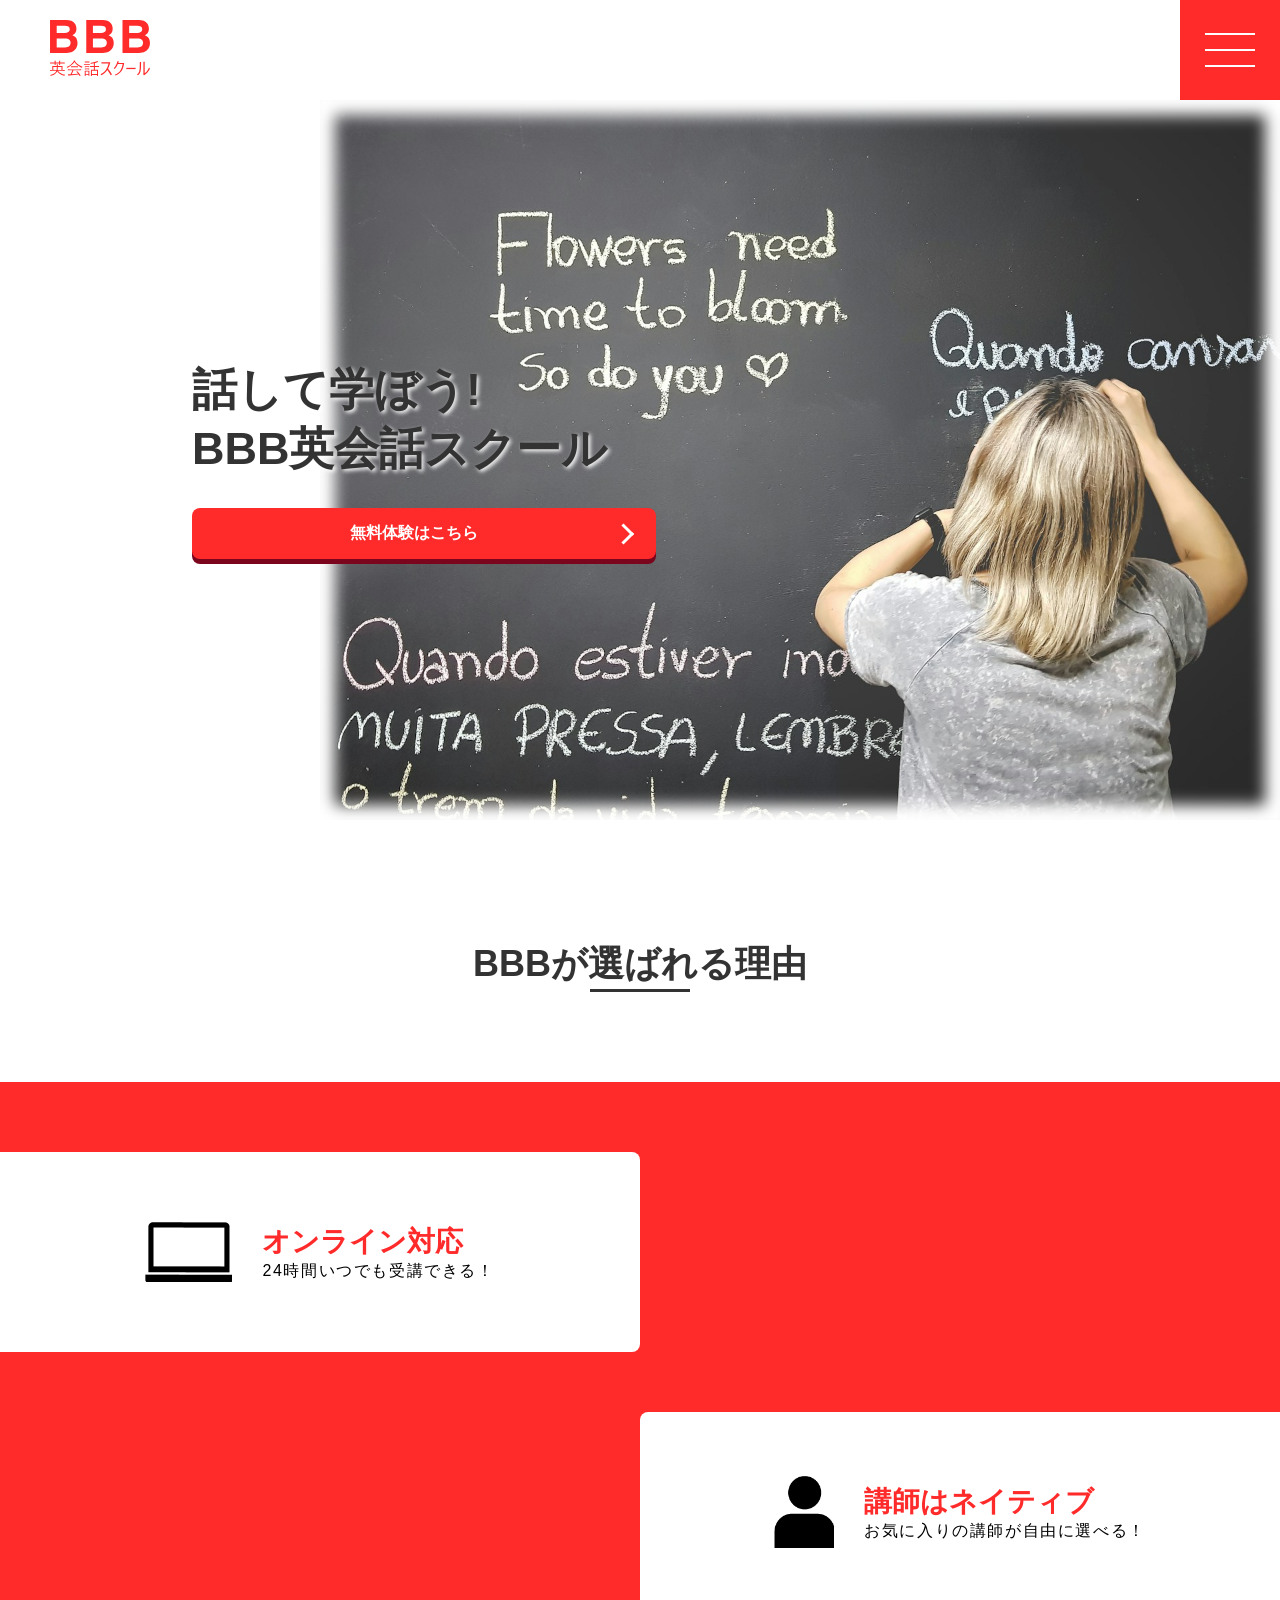
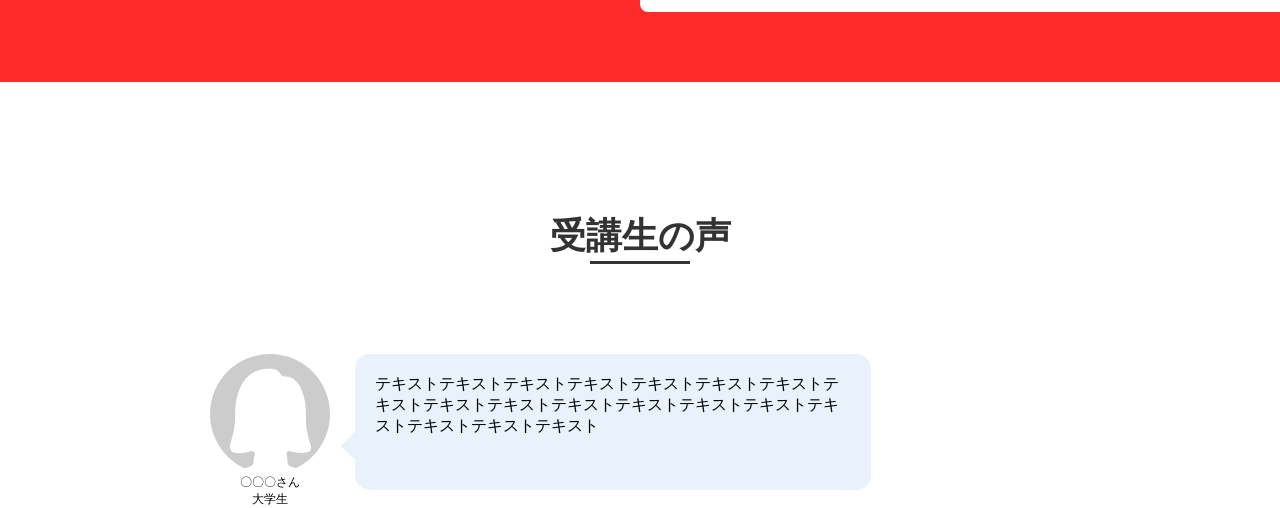
<file: lp-vanilla/index.html>
<!DOCTYPE html>
<html lang="ja">
<head>
	<meta charset="UTF-8">
	<meta name="viewport" content="width=device-width, initial-scale=1.0">
	<title>lp</title>
	<link rel="icon" href="img/favicon.ico">
	<link rel="stylesheet" href="css/style.css">
	<script src="js/main.js" defer></script>
</head>
<body>
	<header>
		<a href="#" class="header-logo"><img src="img/logo-r.svg" alt="header-logo"></a>
		<button type="button" class="hamburger" id="js-hamburger">
			<span></span>
			<span></span>
			<span></span>
		</button>
	</header>
	
	<nav class="nav-menu" id="js-nav">

		<div class="nav-header">
			<div class="nav-logo">
				<a href="#">
					<img src="img/logo-w.svg" alt="BBB">
				</a>
			</div>
		</div>
		<div class="nav-links">
			<ul>
				<li><a href="#" class="nav-link">BBBが選ばれる理由</a></li>
				<li><a href="#" class="nav-link">受講生の声</a></li>
				<li><a href="#" class="nav-link">スクールの概要</a></li>
				<li><a href="#" class="nav-link">無料体験に申し込む</a></li>
			</ul>
		</div>
	</nav>
	<div class="main-visual">
		<div class="main-visual-content">
			<p>話して学ぼう!<br>BBB英会話スクール</p>
			<a href="#">無料体験はこちら</a>
		</div>
		<div class="main-visual-img">
			<img class="js-fade" src="img/mainvisual1.jpg" alt="mainvisual">
			<img class="js-fade" src="img/mainvisual2.jpg" alt="mainvisual">
			<img class="js-fade" src="img/mainvisual3.jpg" alt="mainvisual">
		</div>
	</div>
	<section id="reason" class="reason">
		<h2 class="section-title">BBBが選ばれる理由</h2>
		<div class="reason-content">
			<div class="reason1 js-slide-in">
				<div class="reason-img">
					<img src="img/icon-pc.png" alt="icon-pc">
				</div>
				<div class="reason-description">
					<h1>オンライン対応</h1>
					<p>24時間いつでも受講できる！</p>
				</div>
			</div>
			<div class="reason2 js-slide-in">
				<div class="reason-img">
					<img src="img/icon-teacher.png" alt="icon-teacher">
				</div>
				<div class="reason-description">
					<h1>講師はネイティブ</h1>
					<p>お気に入りの講師が自由に選べる！</p>
				</div>
			</div>
		</div>
	</section>
	<section id="voices" class="voices container">
		<h2 class="section-title">受講生の声</h2>
		<div class="student">
			<div class="student-img">
				<img src="img/icon-student1.png" alt="student1">
				<p class="name">〇〇〇さん<br>大学生</p>
			</div>
			<div class="student-voice">
				<p>
					テキストテキストテキストテキストテキストテキストテキストテキストテキストテキストテキストテキストテキストテキストテキストテキストテキストテキスト
				</p>
			</div>
		</div>
	</section>
</body>
</html>
</file>
<file: lp-vanilla/css/style.css>
* {
  margin: 0;
  padding: 0;
  box-sizing: border-box;
  h1,h2,h3,h4,h5,h6 {
    font-size: inherit;
    font-weight: inherit;
  }
}

body {
  font-family: "Yu Gothic Medium", "Yu Gothic", "游ゴシック Medium", "游ゴシック体", "YuGothic", sans-serif;
  font-weight: 500;
  overflow-x: hidden;
  

  a {
    text-decoration: none;
  }
  
  .section-title {
    text-align: center;
    color: #333;
    font-weight: bold;
    font-size: 2.25rem;
    position: relative;
    margin-bottom: 5.625rem;
    &::after {
      content: '';
      display: block;
      width: 100px;
      height: 3px;
      background-color: #333;
      margin: 0 auto;
    }
  }
}

.container {
  width: 860px;
  margin: 0 auto;
}

header {
  width: 100%;
  height: 100px; /* ★レイアウトの高さは px でカンプ通りに固定 */
  display: flex;
  justify-content: space-between;
  align-items: center;

  .header-logo {
    width: 100px;
    height: auto;
    margin-left: 50px;

    img {
      width: 100%;
      height: 100%;
      object-fit: contain; /* 画像の変形を防ぐ */
    }
  }

  .hamburger {
    position: fixed;
    right: 0;
    z-index: 2000;
    border: none;
    padding: 0;
    width: 100px;
    height: 100px;
    background-color: #FF2A2A;
    display: flex;
    flex-direction: column;
    justify-content: center;
    align-items: center;
    gap: 14px;
    cursor: pointer;
    transition: opacity .3s ease;
    &:hover {
      opacity: .7;
    }
    /* ハンバーガメニュー用クラス */
    &.is-open {
     span:nth-child(1) {
      transform:translateY(16px) rotate(-45deg);
     } 
     span:nth-child(2) {
       opacity: 0;
     } 
     span:nth-child(3) {
      transform:translateY(-16px) rotate(45deg);
     } 
    }

    span {
      display: block;
      width: 50px;
      height: 2px; /* ★線の太さはボヤけないよう絶対 px 固定 */
      background-color: #fff;
      transition: transform .3s ease,opacity .2s linear;
    }
  }
}

.nav-menu {
  position: fixed;
  top: 0;
  left: 0;
  z-index: 1000;
  width: 100%;
  height: 100vh;
  background-color: #FF2A2A;
  opacity: 0;
  visibility: hidden;
  transition: opacity .2s ease, visibility .2s ease;
   /*ハンバーガメニュー用クラス  */
  &.is-open {
    opacity: 1;
    visibility: visible;
  }
  .nav-header {
    width: 100%;
    height: 100px;
    display: flex;
    align-items: center;
    .nav-logo {
      width: 100px;
      margin-left: 50px;
      img {
        width: 100%;
        object-fit: cover;
        vertical-align: bottom;
      }
    }
  }
  .nav-links {
    width: 100%;
    text-align: center;
    ul {
      li + li {
        margin-top: 1.25rem;
      }
      li:last-child {
        margin-top: 2.5rem;
        a {
          display: inline-block;
          padding: 0.9375rem 2.9063rem;
          border: 1px solid #fff;
          transition: color  0.3s ease 0.1s, background-color 0.3s ease 0.1s;
          position: relative;

          &:hover {
            background-color: #fff;
            color: #FF2A2A;
          }
          &::after {
            content: '';
            position: absolute;
            top: 0.375rem;
            left: 0.375rem;
            width: 100%;
            height: 100%;
            border-bottom: 1px solid #fff;
            border-right: 1px solid #fff;
          }
        }
      }
    }
    a {
      color: #fff;
      font-weight: bold;
      font-size: 1rem;
      letter-spacing: .1em;
    }
  }
}

.main-visual {
  position: relative;
  height: 720px;
  display: flex;
  justify-content: flex-end;
  align-items: center;
  
  .main-visual-content {
    width: 464px;
    position: absolute;
    left: 15%;
    z-index: 100;

    p {
      font-size: 2.8125rem;
      font-weight: bold;
      line-height: 1.3;
      margin-bottom: 0;
      text-shadow: 2px 2px 4px #fff;
      color: #333;
    }

    a {
      margin-top: 1.875rem;
      display: inline-block;
      background-color: #FF2A2A;
      color: #fff;
      width: 100%;
      text-align: center;
      padding: 15px 50px 15px 30px; 
      font-weight: bold;
      border-radius: 8px;
      box-shadow: 0px 5px 0px 0px #7A051C;
      position: relative;
      transition: transform .3s ease ;
      &:hover {
        transform: scale(1.1);
      }
      &::after {
        content: '';
        position: absolute;
        top: 50%;
        right: 25px;
        width: 12px;
        height: 12px;
        border-top: 3px solid #fff;
        border-right: 3px solid #fff;
        transform: translateY(-50%) rotate(45deg);
      }
    }
  }

  .main-visual-img {
    width: 75%;  
    height: 100%;
    position: relative;
    z-index: 10;
    &::after {
      content: '';
      position: absolute;
      top: 0;
      left: 0;
      width: 100%;
      height: 100%;
      box-shadow:inset 15px 15px 15px #fff,inset -15px -15px 15px #fff;
      pointer-events: none;
      z-index: 1;
    }
    img {
      width: 100%;
      height: 100%;
      object-fit: cover;
      vertical-align: bottom;
      position: absolute;
      top: 0;
      left: 0;
      opacity: 0;
      transition: opacity 1s ease;
      &.is-visible{
        opacity: 1;
      }
    }
  }
}

.reason {
  margin-top: 7.5rem;
  margin-bottom: 8.125rem;
  .reason-content {
    width: 100%;
    height: 600px;
    background-color: #FF2A2A;
    position: relative;
    .reason1,
    .reason2 {
      width: 50%;
      height: 200px;
      background-color: #fff;
      position: absolute;
      display: flex;
      align-items: center;
      justify-content: center;
      opacity: 0;
      transition: transform .5s ease, opacity .5s ease;
      &.is-slide{
        transform: translateX(0);
        opacity: 1;
      }
      .reason-img {
        width: 87px;
        img {
          width: 100%;
          vertical-align: bottom;
        }
      }
      .reason-description {
        margin-left: 1.875rem;
        h1 {
          color: #FF2A2A;
          font-weight: bold;
          font-size: 1.75rem;
        }
        p {
          letter-spacing: .1em;
        }
      }
    }
    .reason1 {
      border-radius: 0 8px 8px 0;
      top: 70px;
      transform: translateX(-100%);
    }
    .reason2 {
      border-radius: 8px 0 0 8px;
      right: 0;
      bottom: 70px;
      transform: translateX(100%);
      .reason-img {
        width: 60px;
      }
    }
  }
}
.voices {
  .student {
    display: flex;
    align-items: flex-start;
    .student-img{
      margin-right: 25px;
      width: 120px;
      height: 120px;
      background-color: #CCC;
      border-radius: 100%;
      img {
        width: 100%;
        vertical-align: bottom;
        object-fit: cover;
      }
      p {
        text-align: center;
        font-size: 0.75rem;
      }
    }
    .student-voice{
      padding: 20px;
      background-color: #e9f1fb;
      width: 516px;
      height: 136px;
      border-radius: 15px;
      position: relative;
      &::before {
        position: absolute;
        content: '';
        width: 20px;
        height: 20px; 
        top: 60%;
        left: -10px;
        transform: rotate(45deg);
        background-color: #e9f1fb;
      }
    }
  }
}
</file>
